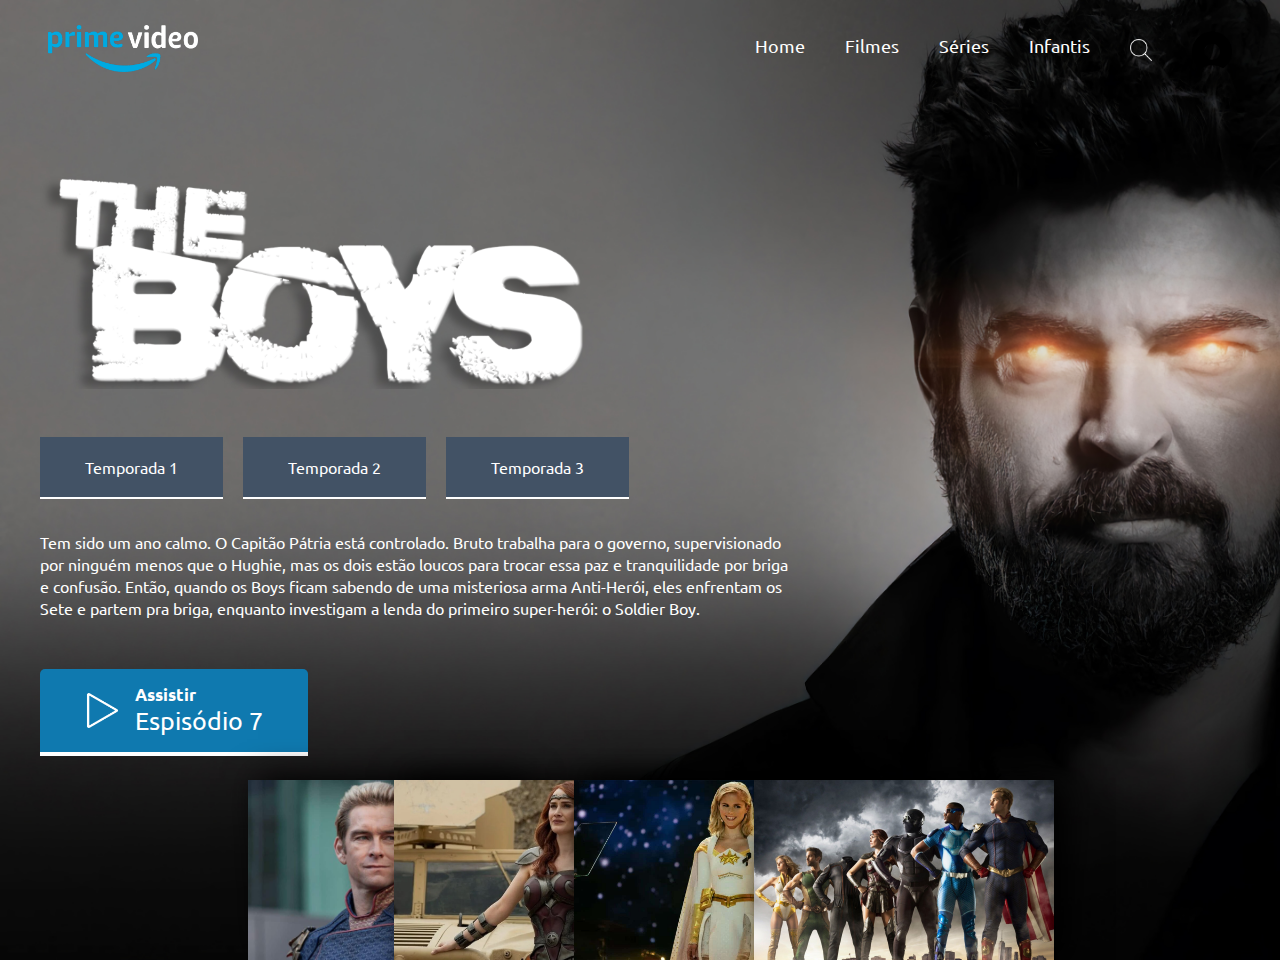
<file: Projet001/index.html>
<!DOCTYPE html>
<html lang="pt-br">
<head>
    <meta charset="UTF-8">
    <meta name="viewport" content="width=device-width, initial-scale=1.0">
    <link rel="stylesheet" href="style.css">
    <link rel="shortcut icon" href=".\img\favicon-16x16.png" type="image/x-icon">
    <title>Landing page - The Boys </title>
    
</head>
<body>
    <header>
        <a href="#" ><img src="img/logo.png" alt="logo" class="logo"></a>
        <nav class="navigation">
            <ul>
                <li href="#">Home</li>
                <li href="#">Filmes</li>
                <li href="#">Séries</li>
                <li href="#">Infantis</li>
                <img src="img/search.png" alt="pesquisa" class="search">
                <img src="img/bitten-donut_127.png" alt="Perfil" class="perfil">
            </ul>
        </nav>
    </header>
    <main>
        <section>
            <img src="img/theboysLogo.png" alt="theboysLogo" class="logoboys">
            <div class="btn-box">
                <a href="#" class="btn">Temporada 1</a>
                <a href="#" class="btn">Temporada 2</a>
                <a href="#" class="btn">Temporada 3</a>
            </div>
            <p class="text">Tem sido um ano calmo. O Capitão Pátria está controlado. Bruto trabalha para o governo, supervisionado por ninguém menos que o Hughie, mas os dois estão loucos para trocar essa paz e tranquilidade por briga e confusão. Então, quando os Boys ficam sabendo de uma misteriosa arma Anti-Herói, eles enfrentam os Sete e partem pra briga, enquanto investigam a lenda do primeiro super-herói: o Soldier Boy.</p>
            <div class="btn-box2">
                <img src="img/botao-play.png" alt="botao-play" class="play">
                <div>
                    <h6>Assistir</h6>
                    <p>Espisódio 7</p>
                </div>
            </div>
        </section>
    </main>
</body>
<footer>
    <section class="cards">
        <div class="card"><img src="img/capita.jpg" alt="imagem"></div>
        <div class="card"><img src="img/ds.jpg" alt="imagem"></div>
        <div class="card"><img src="img/estrela.jpg" alt="imagem"></div>
        <div class="card"><img src="img/os7.jpg" alt="imagem"></div>
        
    </section>
</footer>
</html>
</file>
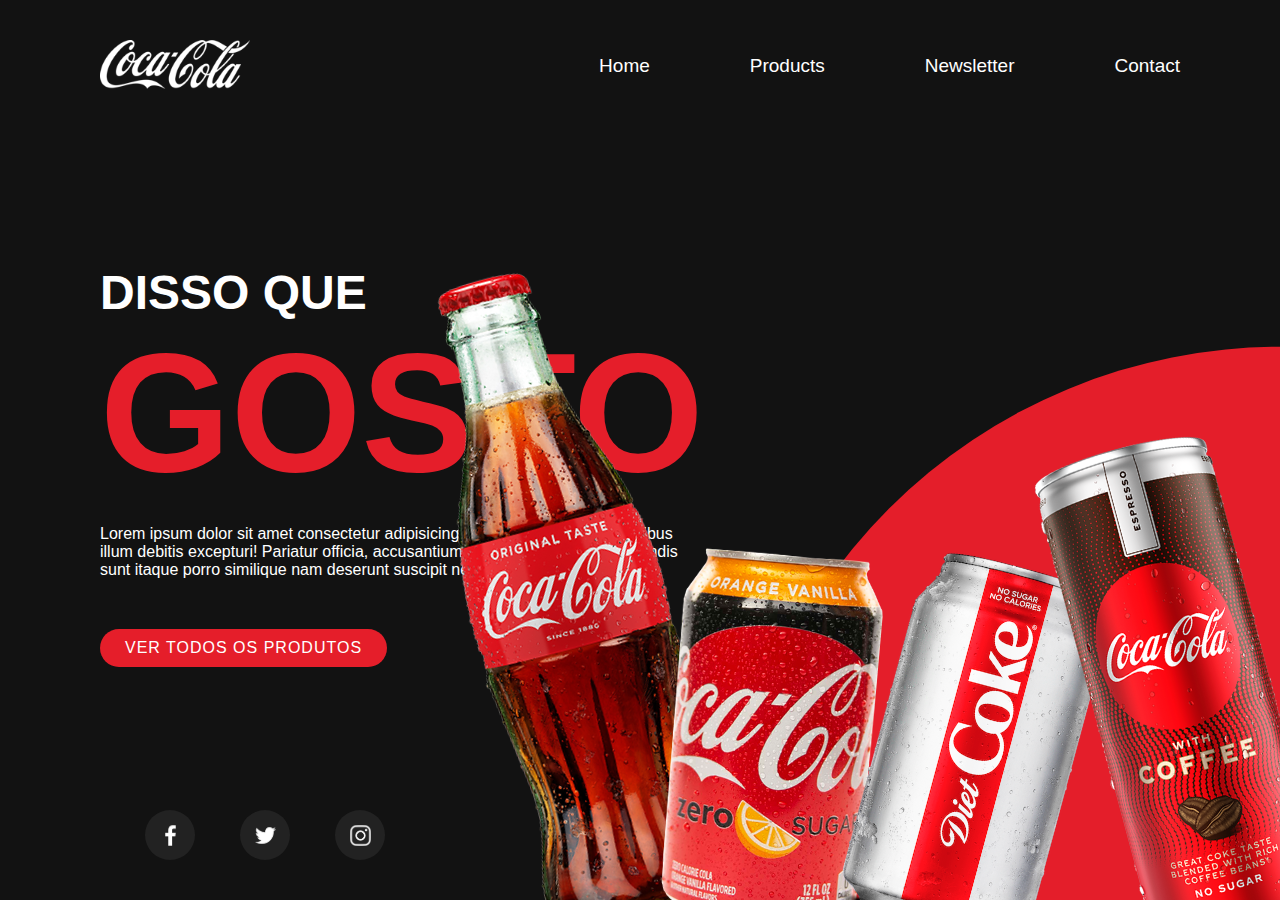
<file: projeto02/index.html>
<!DOCTYPE html>
<html lang="pt-br">

<head>
    <link rel="stylesheet" href="style.css">
    <meta charset="UTF-8">
    <meta name="viewport" content="width=device-width, initial-scale=1.0">
    <link rel="preconnect" href="https://fonts.googleapis.com">
    <link rel="preconnect" href="https://fonts.gstatic.com" crossorigin>
    <link
        href="https://fonts.googleapis.com/css2?family=Poppins:ital,wght@0,100;0,200;0,300;0,400;0,500;0,600;0,700;0,800;0,900;1,100;1,200;1,300;1,400;1,500;1,600;1,700;1,800;1,900&display=swap"
        rel="stylesheet">
    <title>Coca-Cola</title>
</head>

<body>
    <section>
        <div class="circle"></div>
        <header>
            <a href="#"><img src="img/logo.png" alt="logo" class="logo"></a>
            <nav class="navigation">
                <ul>
                    <li><a href="#">Home</a></li>
                    <li><a href="#">Products</a></li>
                    <li><a href="#">Newsletter</a></li>
                    <li><a href="#">Contact</a></li>
                </ul>
            </nav>
        </header>
        <div class="container">
            <div class="text">
                <h2>DISSO QUE <br><span>GOSTO</span></h2>
                <p>Lorem ipsum dolor sit amet consectetur adipisicing elit. Hic magnam voluptatibus illum debitis
                    excepturi!
                    Pariatur officia, accusantium culpa ut, unde qui perferendis sunt itaque porro similique nam
                    deserunt
                    suscipit necessitatibus!</p>
                <a href="#">VER TODOS OS PRODUTOS</a>
            </div>
        </div>
        <ul class="icons">
            <li><a href="#"><img src="img/facebook.png" alt="icones"></a></li>
            <li><a href="#"><img src="img/twitter.png" alt="icones"></a></li>
            <li><a href="#"><img src="img/instagram.png" alt="icones"></a></li>
        </ul>
        <div class="boxImg">
            <img src="img/cocacola1.png" alt="imagem" class="img1">
            <img src="img/cocacola2.png" alt="imagem" class="img2">
            <img src="img/cocacola3.png" alt="imagem" class="img3">
            <img src="img/cocacola4.png" alt="imagem" class="img4">
        </div>
    </section>
</body>

</html>
</file>
<file: Projet001/style.css>
@import url('https://fonts.googleapis.com/css2?family=Ubuntu:ital,wght@0,300;0,400;0,500;0,700;1,300;1,400;1,500;1,700&display=swap');

*{
    margin: 0;
    padding: 0;
    box-sizing: border-box;
    font-family: 'Ubuntu', sans-serif;
    list-style: none;
    text-decoration: none;
}
body
{
    background: url(img/bg.jpg);
    background-repeat: no-repeat;
    background-size: cover;
    overflow: hidden;    
}
header
{
        display: flex;    
        align-items: center;
        justify-content: space-between;
        padding: 25px 48px;
}
header .logo
{
    width: 150px;
}
.navigation ul
{
    display: flex;
    align-items: center;
    gap: 40px;
}
.navigation ul li 
{
    color: #fff;
    font-size: 18px;
    padding-bottom: 5px;
    border-bottom: 2px solid transparent;
    transition: all .6s;
}
.navigation ul li a:hover
{
    border-bottom: 2px solid #138ecc;
}
.navigation .search{
    width: 22px;
    cursor: pointer;
    filter: invert(1);
}
.navigation .perfil
{
    width: 40px;
    cursor: pointer;
}

/*agora a tag Main*/

main 
{
    display: flex;
    align-items: center;
    justify-content: center;
    max-width: 50em;
    margin-top: 1.5em;
}
main section
{
    display: flex;
    flex-direction: column;
    align-items: flex-start;
    margin-left: 2.5em;
}
main section .logoboys
{
    width: 35em;
    margin: 3em 0;
}
main section .btn-box 
{
    display: flex;
    align-items: center;
    gap: 20px;
}
.btn-box .btn
{
    padding: 20px 45px;
    background:#425265;
    color:#fff;
    margin-bottom: 2em;
    border-bottom: 2em;
    border-bottom: 2px solid #fff;
    transition: all .3s;
}
.btn-box .btn:hover
{
    background: #2d3846;

}
.btn-box .btn:focus
{
    background: #2d3846;
}
main section .text 
{
    color: #fff;
    line-height: 22px;
}
.btn-box2   
{
    display: flex;
    align-items: center;
    color:#fff;
    background: #0f79af;
    padding: 15px 45px;
    margin-top: 2em;
    border-radius: 5px 5px 0 0;
    border-bottom: 4px solid #fff;
    font-size: 25px;
    gap: 15px;
    cursor: pointer;
    transition: all .3s;
}
.btn-box2:hover
{
    background: #138ecc;
}
.btn-box2 .play
{
    width: 1.4em;
    filter: invert(1);
}
footer .cards
{
    display: flex;
    align-items: center;
    flex-flow: row;
    margin-left: 23em;
    margin-top: 1.5em;
}
footer .cards .card
{
    height: 180px;
    max-width: 300px;
    box-shadow: 12px 0px 32px 2px #000;
    margin-left: -120px;
    cursor: pointer;
    transition: all 0.25s ease-in-out;
    overflow: hidden;
}
footer .cards .card img
{
    width: 100%;
    height: 100%;
    object-fit: cover;
}
.cards .card:hover
{
    transform: translateY(-16px) rotate(3deg);
}
.cards .card:hover ~ .card 
{
    transform: translateX(140px);
}
</file>
<file: projeto02/style.css>
*
{
    margin:0;
    padding: 0;
    box-sizing: border-box;
    font-family: 'Poopins', sans-serif;
}
section
{
    position: relative;
    width: 100%;
    min-height: 100vh;
    padding: 100px;
    background: #121212;
    display: flex;
    align-items: center;
    justify-content: space-between;
    overflow: hidden;
}
.circle
{
    position: absolute;
    top:0;
    left: 0;
    width: 100%;
    height: 100%;
    background-color: #e41e2a;
    clip-path: circle(  50% at bottom right);
}
header
{
    position: absolute;
    top: 0;
    left: 0;
    width: 100%;
    padding: 40px 100px;
    display: flex;
    align-items: center;
    justify-content: space-between;
}
header .logo
{
    position: relative;
    max-width: 150px;
}
header .navigation ul
{
    position: relative;
    display: flex;
}
header .navigation li
{
    list-style: none;
}
header .navigation li a
{
    color: #fff;
    display: inline-block;
    text-decoration: none;
    font-weight: 500;
    font-size: 19px;
    margin-left: 100px;
}
.container
{
    position: relative;
    width: 100%;
    display: flex;
    align-items: center;
    justify-content: space-between;
}
.container .text
{
    position: relative;
    max-width: 600px;
    margin-right: 20px;
}
.container .text h2
{
    color: #fff;
    font-size: 3em;
    margin-bottom: 10px;
    line-height: 2.5em;
    font-weight: 700;
}
.container .text h2 span
{
    font-size: 3.5em;
    color: #e51e2a;
}
.container .text p
{
    color: #fff;
}
.container .text a
{
    display: inline-block;
    margin-top: 50px;
    padding: 10px 25px;
    background: #e51e2a;
    color: #fff;
    font-weight: 500;
    text-decoration: none;
    letter-spacing: 1px;
    border-radius: 40px;
    transition: 0.6s ease-in-out;
}
.container .text a:hover
{
    transform: translateY(-10px);
}
.icons
{
    position: absolute;
    bottom: 40px;
    left: 100px;
    display: flex;
    align-items: center;
    justify-content: center;
}
.icons li
{
    list-style: none;
}
.icons li a
{
    display: inline-block;
    width:50px;
    height: 50px;
    border-radius: 50%;
    background: #222;
    margin-left: 45px;
    display: flex;
    align-items: center;
    justify-content: center;
    transition: 0.3s ease-in-out;
}
.icons li a:hover
{
    background: #e51e2a;
    transform: translateY(-10px);
}
.icons li a img
{
    transform: scale(0.5);
    filter: invert(1);
}
.boxImg
{
    position: absolute;
    right: 0;
    bottom: -40px;
}
.boxImg img
{
    width: 200px;
}
.boxImg .img1
{
    transform: rotate(-15deg);
}
.boxImg .img2
{
    transform: rotate(5deg);
}
.boxImg .img3
{
    transform: rotate(15deg);
}
.boxImg .img4
{
    transform: rotate(-15deg);
}
</file>
